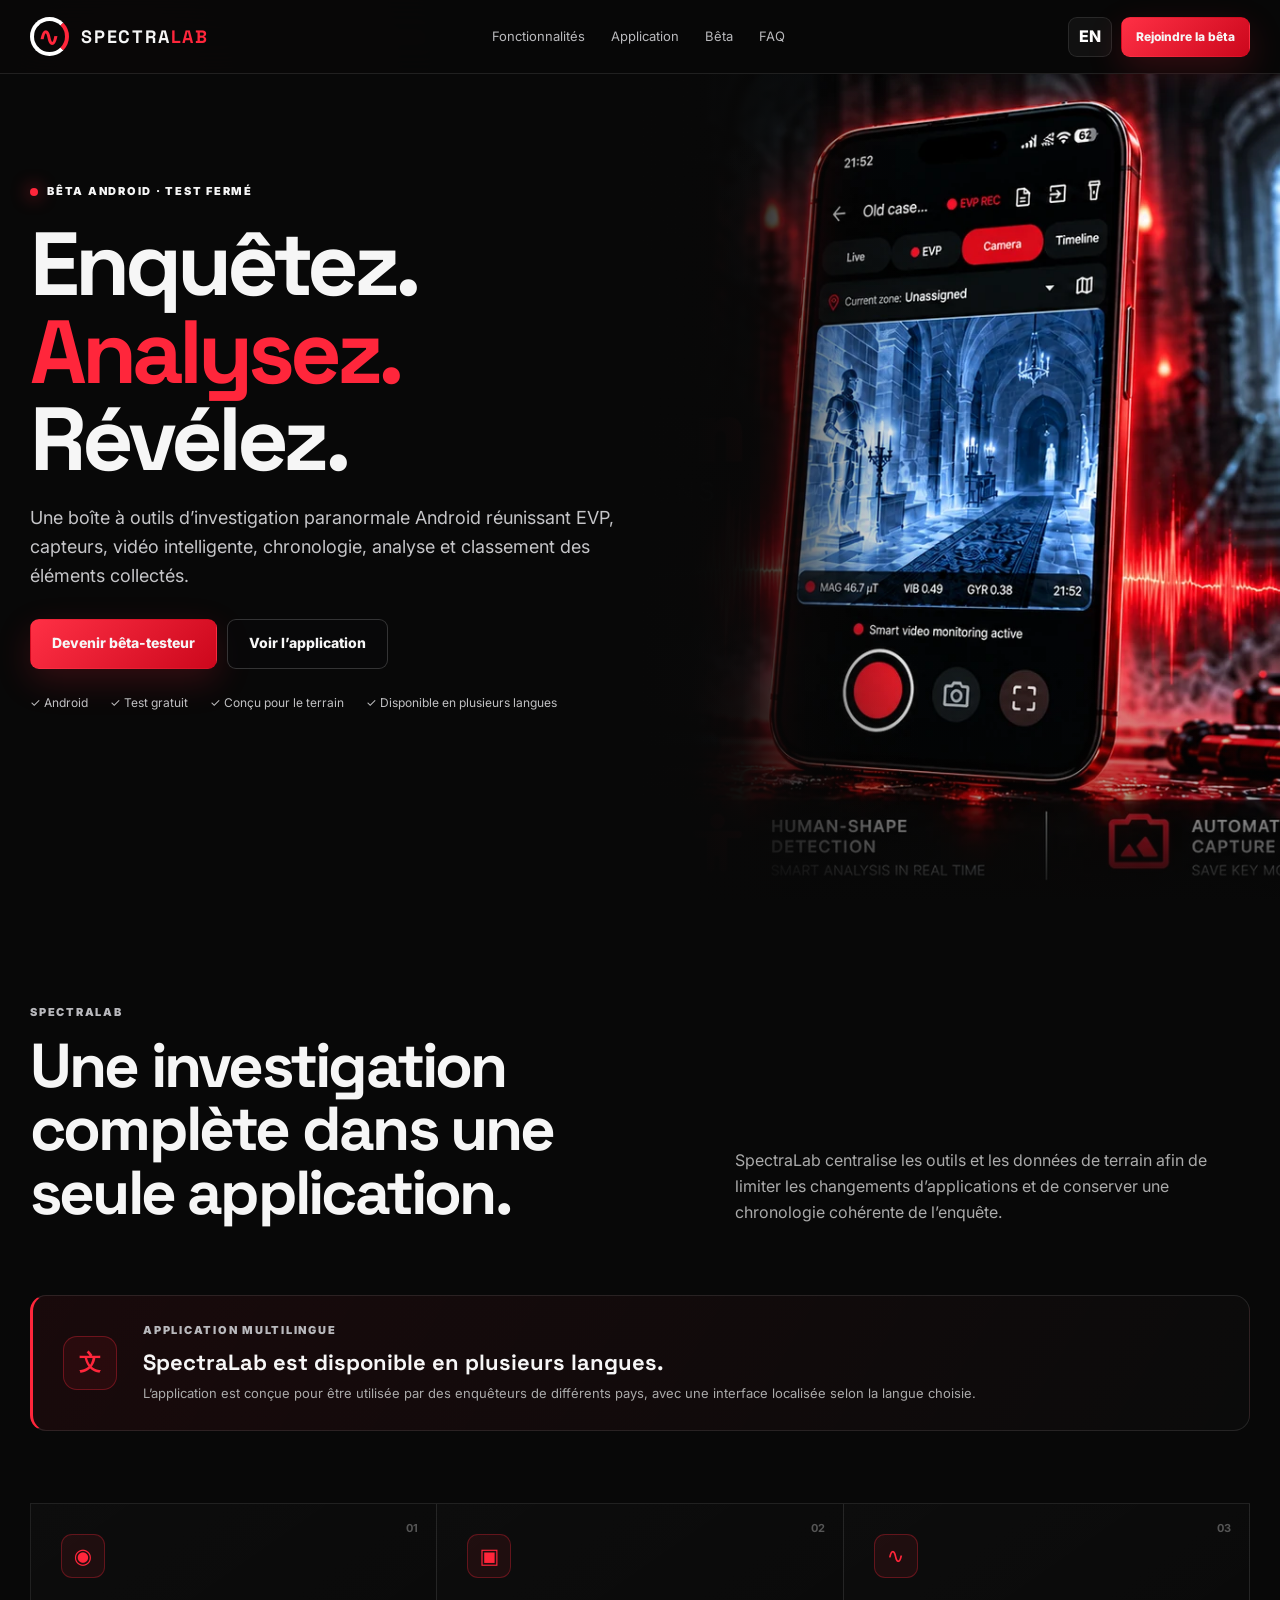
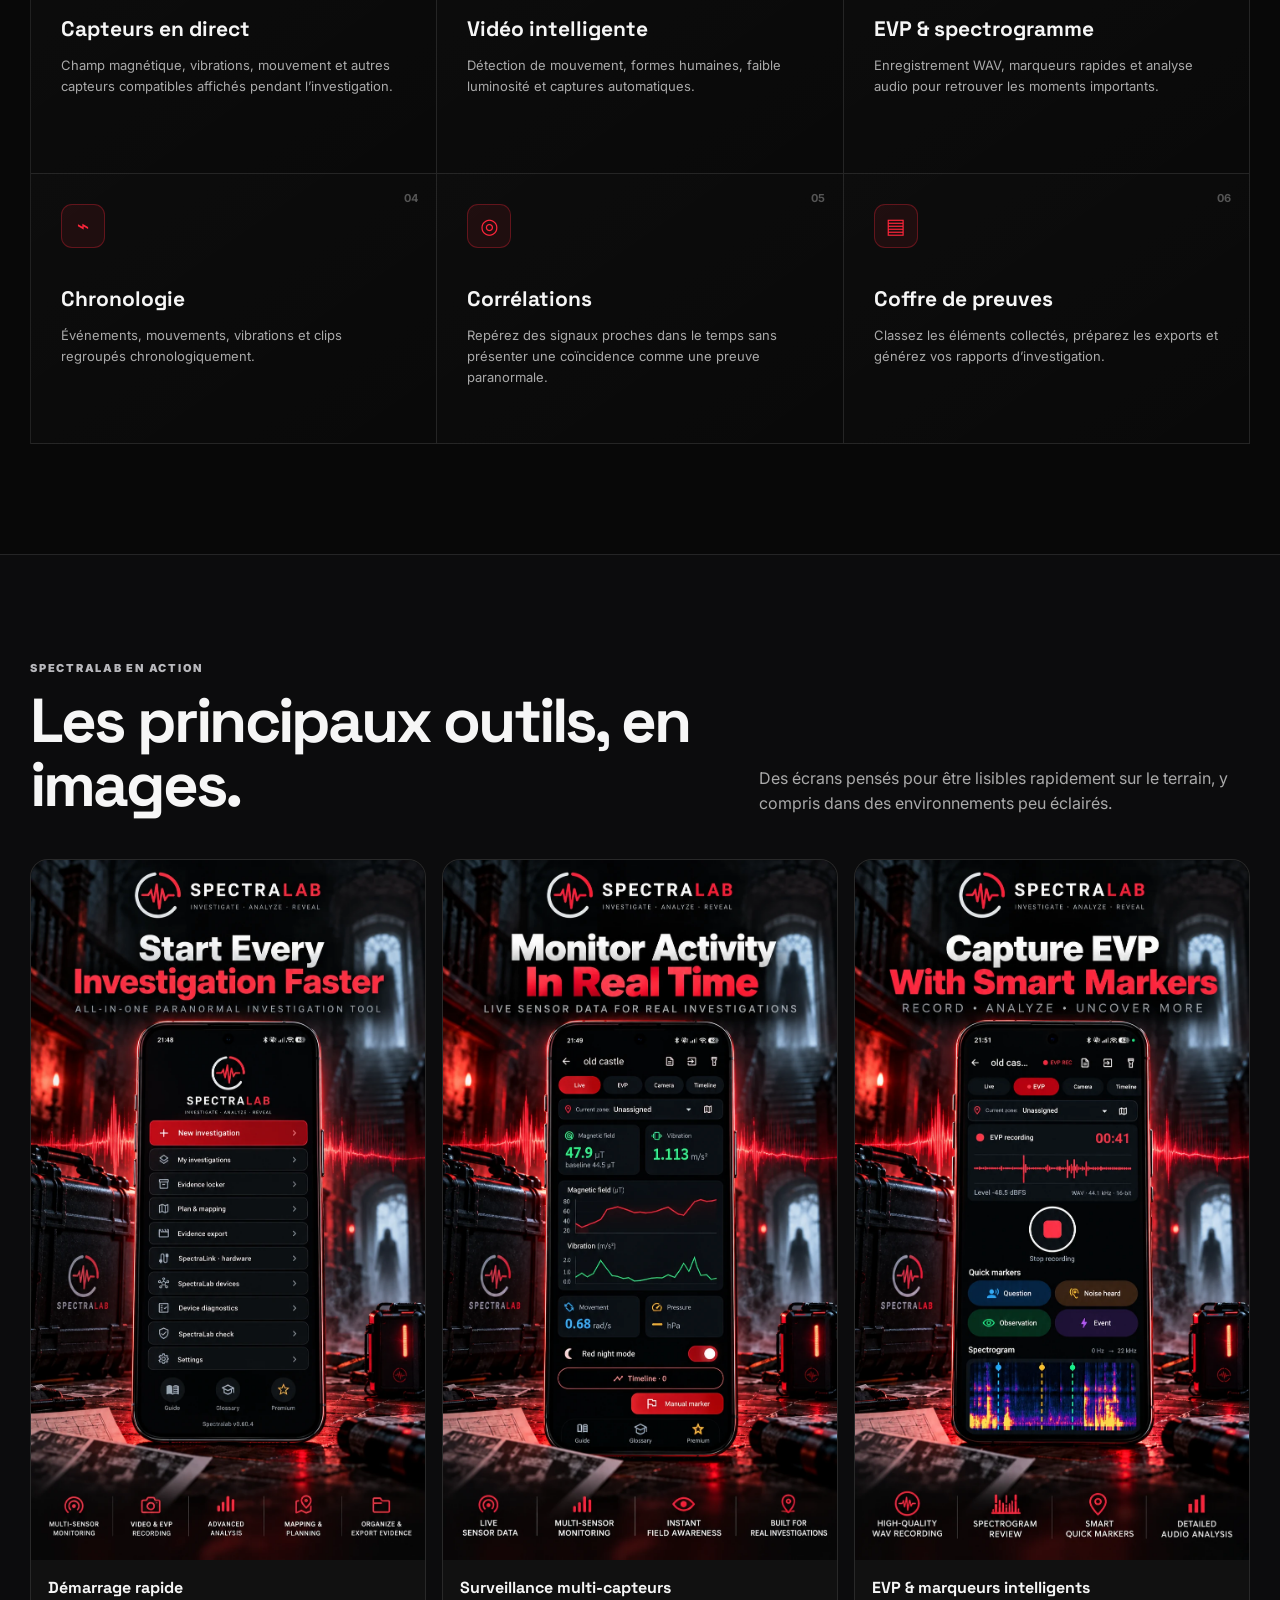
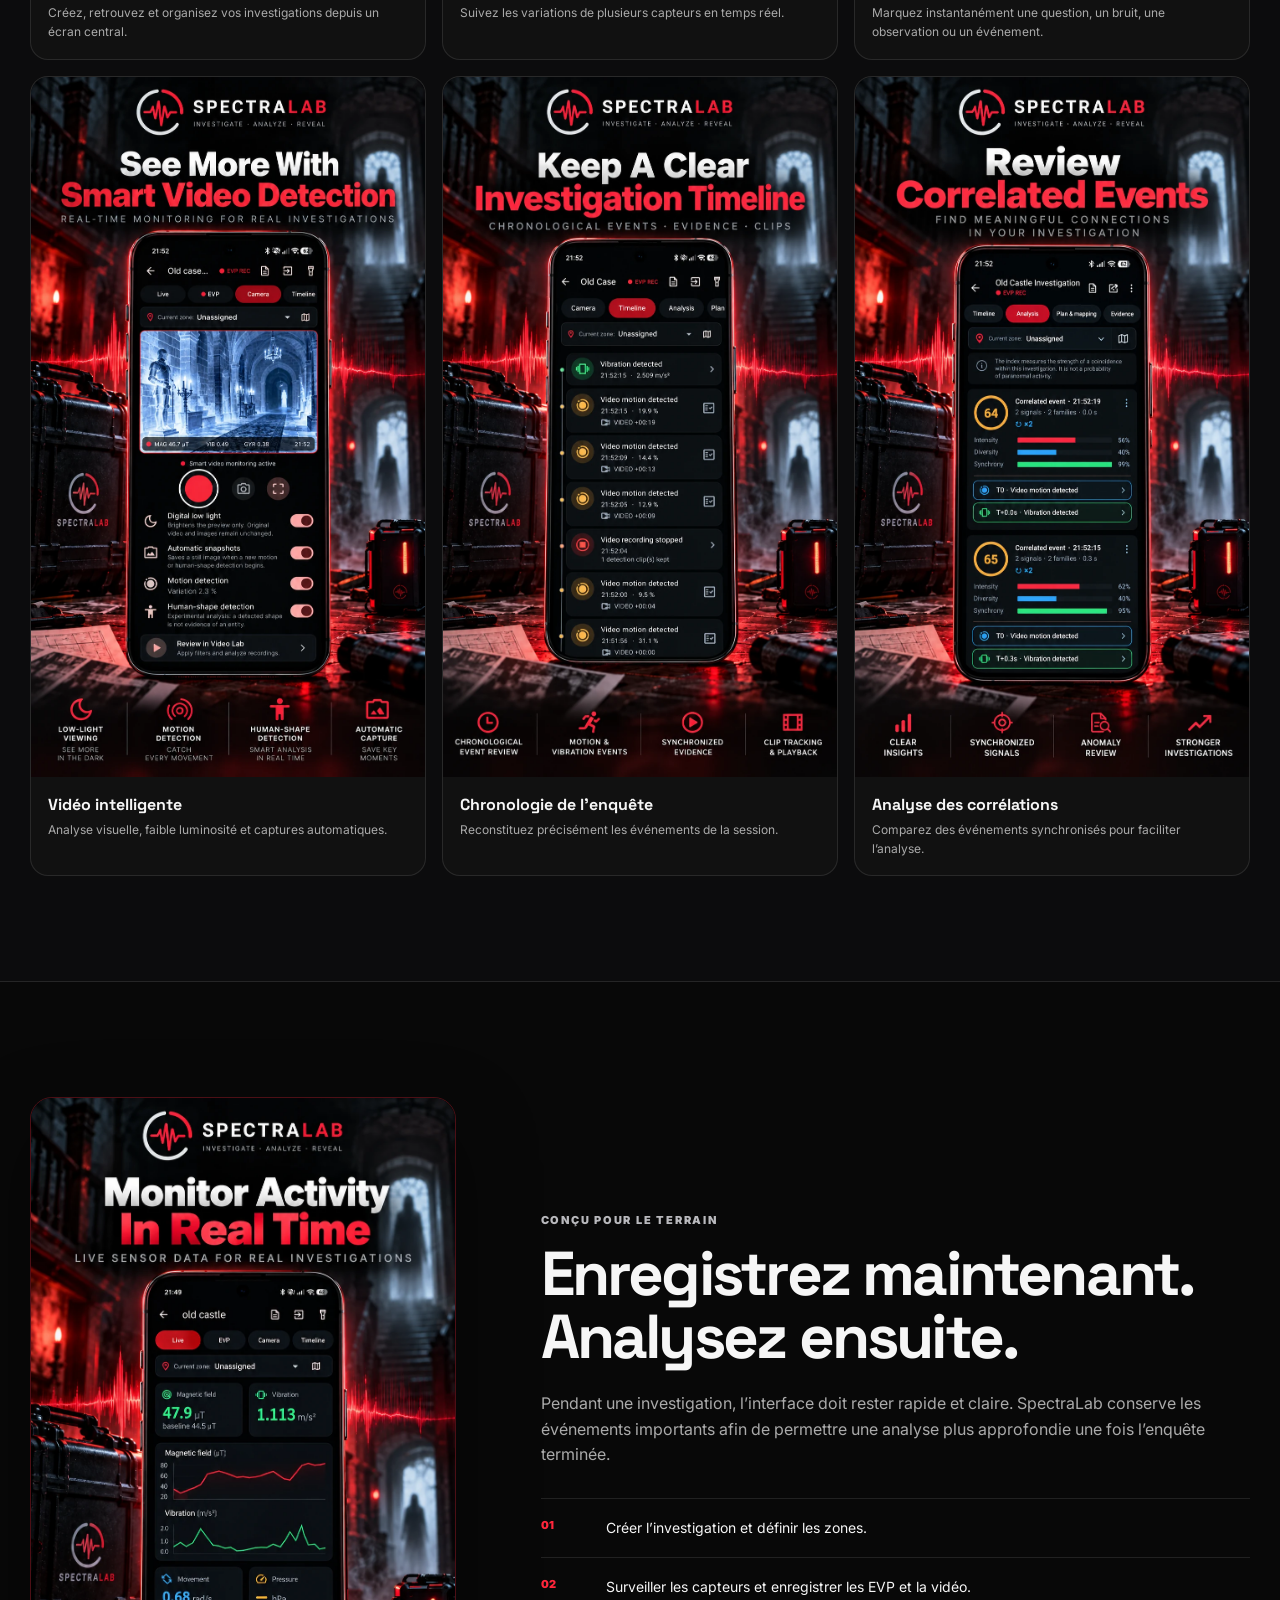
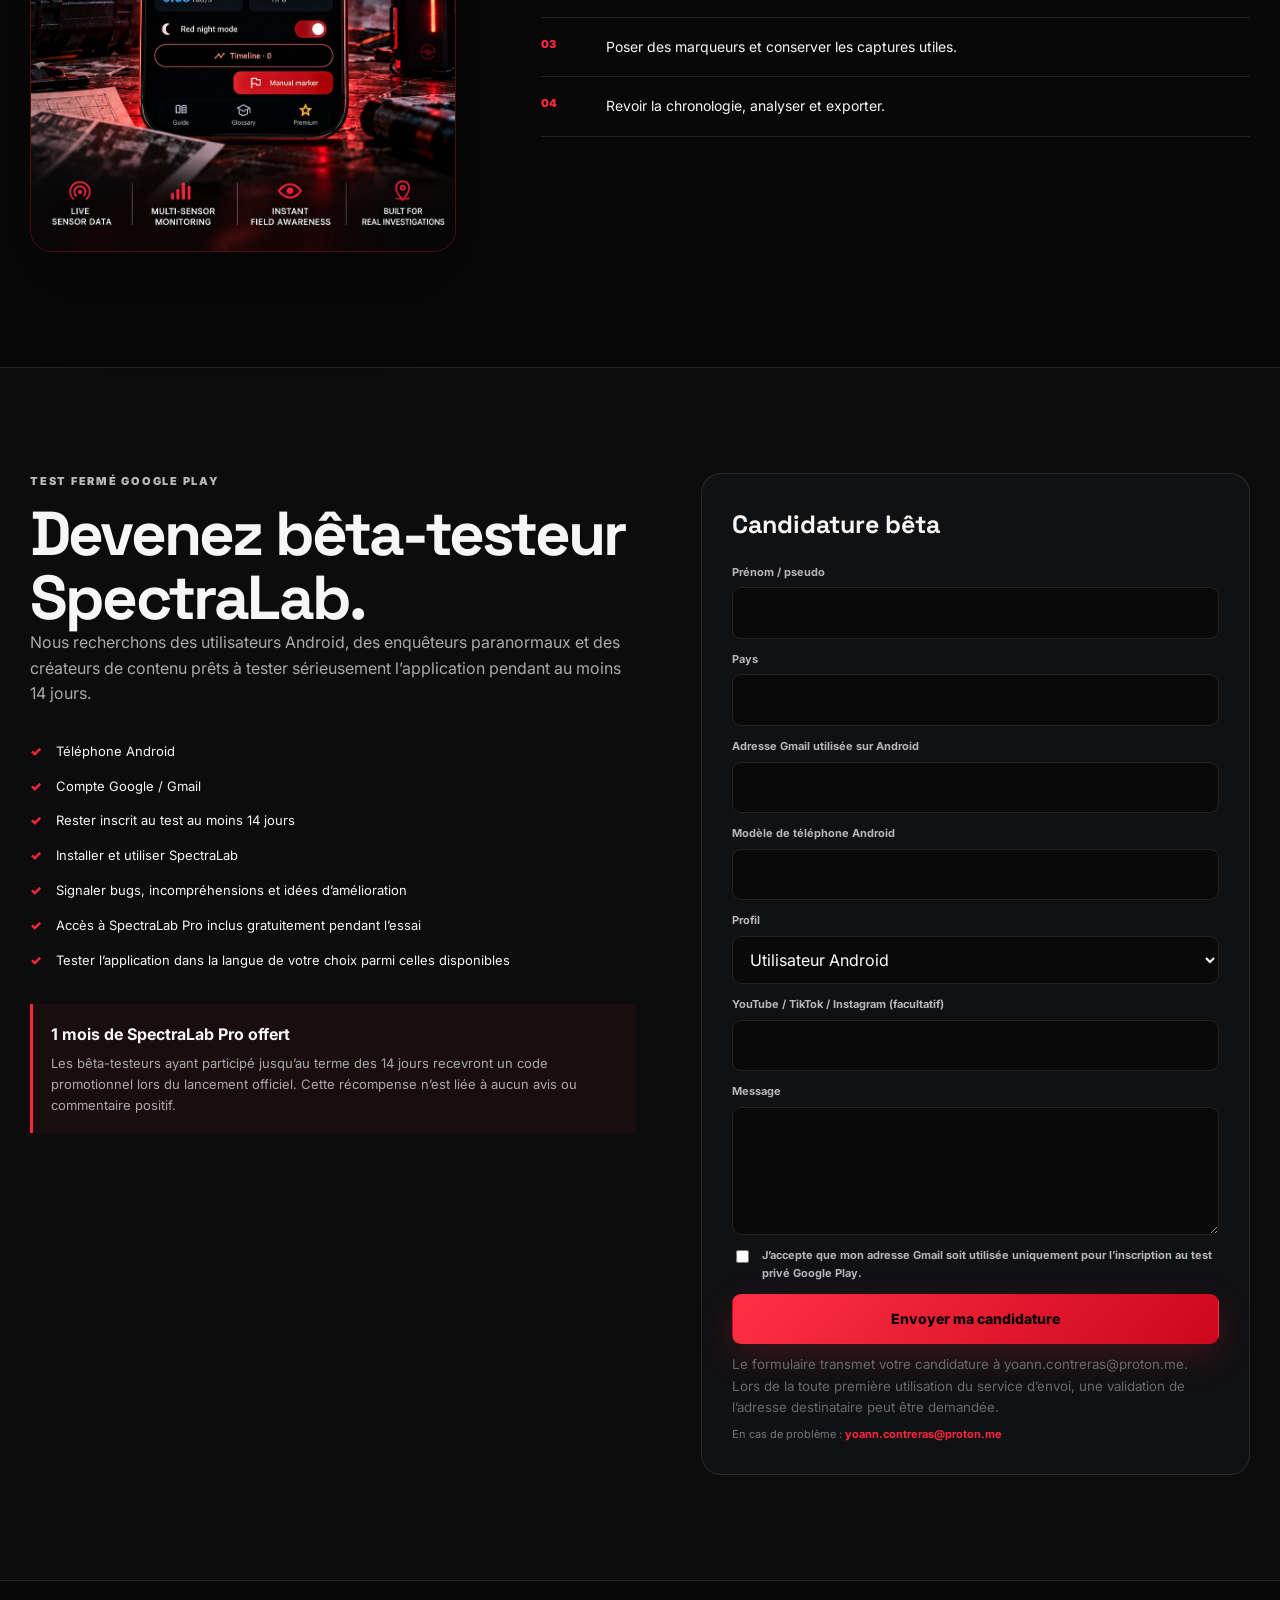
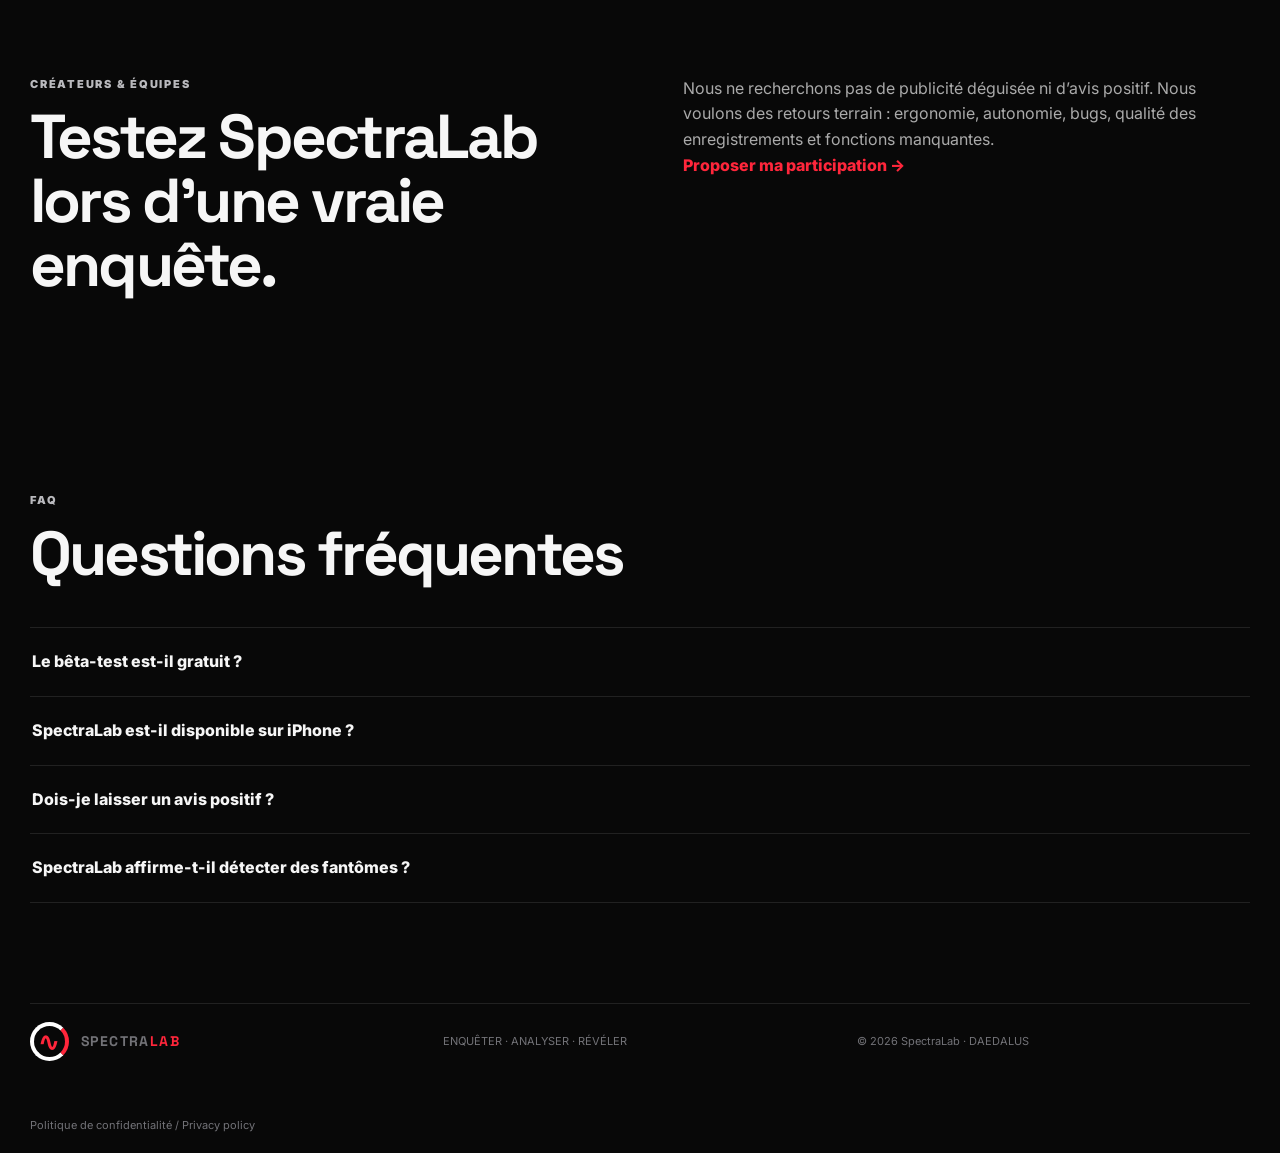
<file: index.html>
<!doctype html>
<html lang="fr" data-lang="fr">
<head>
  <meta charset="utf-8">
  <meta name="viewport" content="width=device-width,initial-scale=1">
  <meta name="theme-color" content="#080808">
  <meta id="metaDescription" name="description" content="SpectraLab — boîte à outils Android pour les enquêtes paranormales : EVP, capteurs en direct, vidéo intelligente, chronologie, preuves et analyse.">
  <title>SpectraLab — Enquêter · Analyser · Révéler</title>
  <link rel="preconnect" href="https://fonts.googleapis.com">
  <link rel="preconnect" href="https://fonts.gstatic.com" crossorigin>
  <link href="https://fonts.googleapis.com/css2?family=Inter:wght@400;500;600;700;800;900&family=Space+Grotesk:wght@500;600;700&display=swap" rel="stylesheet">
  <link rel="stylesheet" href="styles.css">
</head>
<body>
<header class="topbar">
  <a class="brand" href="#top" aria-label="SpectraLab">
    <span class="brand-icon">∿</span>
    <span>SPECTRA<span>LAB</span></span>
  </a>
  <nav>
    <a href="#features" data-t="nav1">Fonctionnalités</a>
    <a href="#showcase" data-t="nav2">Application</a>
    <a href="#beta" data-t="nav4">Bêta</a>
    <a href="#faq">FAQ</a>
  </nav>
  <div class="top-actions">
    <button id="lang">EN</button>
    <a href="#beta" class="button small red" data-t="join">Rejoindre la bêta</a>
  </div>
</header>

<main id="top">
<section class="hero">
  <img class="hero-bg" src="assets/hero.webp" alt="SpectraLab — détection vidéo intelligente" data-alt="altHero">
  <div class="hero-shade"></div>
  <div class="wrap hero-inner">
    <div class="hero-copy">
      <div class="eyebrow"><i></i><span data-t="betaopen">BÊTA ANDROID · TEST FERMÉ</span></div>
      <h1><span data-t="hero1">Enquêtez.</span><span class="redtext" data-t="hero2">Analysez.</span><span data-t="hero3">Révélez.</span></h1>
      <p data-t="herop">Une boîte à outils d'investigation paranormale Android réunissant EVP, capteurs, vidéo intelligente, chronologie, analyse et classement des éléments collectés.</p>
      <div class="hero-actions">
        <a href="#beta" class="button red" data-t="cta1">Devenir bêta-testeur</a>
        <a href="#showcase" class="button ghost" data-t="cta2">Voir l'application</a>
      </div>
      <div class="facts">
        <span>✓ Android</span>
        <span data-t="fact2">✓ Test gratuit</span>
        <span data-t="fact3">✓ Conçu pour le terrain</span>
        <span data-t="fact4">✓ Disponible en plusieurs langues</span>
      </div>
    </div>
  </div>
</section>

<section class="wrap intro">
  <div>
    <div class="label">SPECTRALAB</div>
    <h2 data-t="introtitle">Une investigation complète dans une seule application.</h2>
  </div>
  <p data-t="introtext">SpectraLab centralise les outils et les données de terrain afin de limiter les changements d'applications et de conserver une chronologie cohérente de l'enquête.</p>
</section>

<section class="wrap language-strip">
  <div class="language-icon">文</div>
  <div>
    <div class="label" data-t="langlabel">APPLICATION MULTILINGUE</div>
    <h3 data-t="langtitle">SpectraLab est disponible en plusieurs langues.</h3>
    <p data-t="langtext">L’application est conçue pour être utilisée par des enquêteurs de différents pays, avec une interface localisée selon la langue choisie.</p>
  </div>
</section>

<section id="features" class="wrap feature-grid">
  <article><b>01</b><div class="ico">◉</div><h3 data-t="f1t">Capteurs en direct</h3><p data-t="f1p">Champ magnétique, vibrations, mouvement et autres capteurs compatibles affichés pendant l'investigation.</p></article>
  <article><b>02</b><div class="ico">▣</div><h3 data-t="f2t">Vidéo intelligente</h3><p data-t="f2p">Détection de mouvement, formes humaines, faible luminosité et captures automatiques.</p></article>
  <article><b>03</b><div class="ico">∿</div><h3 data-t="f3t">EVP & spectrogramme</h3><p data-t="f3p">Enregistrement WAV, marqueurs rapides et analyse audio pour retrouver les moments importants.</p></article>
  <article><b>04</b><div class="ico">⌁</div><h3 data-t="f4t">Chronologie</h3><p data-t="f4p">Événements, mouvements, vibrations et clips regroupés chronologiquement.</p></article>
  <article><b>05</b><div class="ico">◎</div><h3 data-t="f5t">Corrélations</h3><p data-t="f5p">Repérez des signaux proches dans le temps sans présenter une coïncidence comme une preuve paranormale.</p></article>
  <article><b>06</b><div class="ico">▤</div><h3 data-t="f6t">Coffre de preuves</h3><p data-t="f6p">Classez les éléments collectés, préparez les exports et générez vos rapports d'investigation.</p></article>
</section>

<section id="showcase" class="showcase">
  <div class="wrap section-head">
    <div><div class="label" data-t="showlabel">SPECTRALAB EN ACTION</div><h2 data-t="showtitle">Les principaux outils, en images.</h2></div>
    <p data-t="showtext">Des écrans pensés pour être lisibles rapidement sur le terrain, y compris dans des environnements peu éclairés.</p>
  </div>

  <div class="wrap gallery">
    <figure data-full="assets/home.webp"><img src="assets/home.webp" alt="Accueil de SpectraLab" data-alt="altHome"><figcaption><strong data-t="g1t">Démarrage rapide</strong><span data-t="g1p">Créez, retrouvez et organisez vos investigations depuis un écran central.</span></figcaption></figure>
    <figure data-full="assets/sensors.webp"><img src="assets/sensors.webp" alt="Capteurs en direct de SpectraLab" data-alt="altSensors"><figcaption><strong data-t="g2t">Surveillance multi-capteurs</strong><span data-t="g2p">Suivez les variations de plusieurs capteurs en temps réel.</span></figcaption></figure>
    <figure data-full="assets/evp.webp"><img src="assets/evp.webp" alt="Enregistrement EVP dans SpectraLab" data-alt="altEvp"><figcaption><strong data-t="g3t">EVP & marqueurs intelligents</strong><span data-t="g3p">Marquez instantanément une question, un bruit, une observation ou un événement.</span></figcaption></figure>
    <figure data-full="assets/video.webp"><img src="assets/video.webp" alt="Vidéo intelligente dans SpectraLab" data-alt="altVideo"><figcaption><strong data-t="g4t">Vidéo intelligente</strong><span data-t="g4p">Analyse visuelle, faible luminosité et captures automatiques.</span></figcaption></figure>
    <figure data-full="assets/timeline.webp"><img src="assets/timeline.webp" alt="Chronologie d’enquête dans SpectraLab" data-alt="altTimeline"><figcaption><strong data-t="g5t">Chronologie de l’enquête</strong><span data-t="g5p">Reconstituez précisément les événements de la session.</span></figcaption></figure>
    <figure data-full="assets/correlation.webp"><img src="assets/correlation.webp" alt="Analyse des événements corrélés dans SpectraLab" data-alt="altCorrelation"><figcaption><strong data-t="g6t">Analyse des corrélations</strong><span data-t="g6p">Comparez des événements synchronisés pour faciliter l'analyse.</span></figcaption></figure>
  </div>
</section>

<section class="field">
  <div class="wrap field-grid">
    <div class="poster"><img src="assets/sensors.webp" alt="SpectraLab utilisé en investigation" data-alt="altField"></div>
    <div class="field-copy">
      <div class="label" data-t="fieldlabel">CONÇU POUR LE TERRAIN</div>
      <h2 data-t="fieldtitle">Enregistrez maintenant. Analysez ensuite.</h2>
      <p data-t="fieldp">Pendant une investigation, l'interface doit rester rapide et claire. SpectraLab conserve les événements importants afin de permettre une analyse plus approfondie une fois l'enquête terminée.</p>
      <div class="steps">
        <div><em>01</em><span data-t="s1">Créer l'investigation et définir les zones.</span></div>
        <div><em>02</em><span data-t="s2">Surveiller les capteurs et enregistrer EVP / vidéo.</span></div>
        <div><em>03</em><span data-t="s3">Poser des marqueurs et conserver les captures utiles.</span></div>
        <div><em>04</em><span data-t="s4">Revoir la chronologie, analyser et exporter.</span></div>
      </div>
    </div>
  </div>
</section>

<section id="beta" class="beta">
  <div class="wrap beta-grid">
    <div class="beta-copy">
      <div class="label" data-t="betakicker">TEST FERMÉ GOOGLE PLAY</div>
      <h2 data-t="betatitle">Devenez bêta-testeur SpectraLab.</h2>
      <p data-t="betap">Nous recherchons des utilisateurs Android, des enquêteurs paranormaux et des créateurs de contenu prêts à tester sérieusement l'application pendant au moins 14 jours.</p>
      <ul class="checks">
        <li data-t="b1">Téléphone Android</li><li data-t="b2">Compte Google / Gmail</li><li data-t="b3">Rester inscrit au test au moins 14 jours</li><li data-t="b4">Installer et utiliser SpectraLab</li><li data-t="b5">Signaler bugs, incompréhensions et idées d’amélioration</li><li data-t="b6">Accès à SpectraLab Pro inclus gratuitement pendant l’essai</li><li data-t="b7">Tester l’application dans la langue de votre choix parmi celles disponibles</li>
      </ul>
      <div class="reward"><strong data-t="rewardt">1 mois de SpectraLab Pro offert</strong><p data-t="rewardp">Les bêta-testeurs ayant participé jusqu'au terme des 14 jours recevront un code promotionnel lors du lancement officiel. Cette récompense n'est liée à aucun avis ou commentaire positif.</p></div>
    </div>

    <form id="betaForm" action="https://formsubmit.co/yoann.contreras@proton.me" method="POST">
      <input id="formSubject" type="hidden" name="_subject" value="Nouvelle candidature bêta SpectraLab">
      <input type="hidden" name="_template" value="table">
      <input type="text" name="_honey" class="hp-field" tabindex="-1" autocomplete="off">
      <h3 data-t="formtitle">Candidature bêta</h3>
      <label><span data-t="name">Prénom / pseudo</span><input id="name" name="Nom / pseudo" required></label>
      <label><span data-t="country">Pays</span><input id="country" name="Pays" required></label>
      <label><span data-t="gmail">Adresse Gmail utilisée sur Android</span><input id="gmail" name="Gmail Google Play" type="email" required></label>
      <label><span data-t="device">Modèle de téléphone Android</span><input id="device" name="Téléphone Android"></label>
      <label><span data-t="profile">Profil</span><select id="profile" name="Profil"><option data-t="p1">Utilisateur Android</option><option data-t="p2">Enquêteur paranormal</option><option data-t="p3">Créateur de contenu</option><option data-t="p4">Équipe / association</option></select></label>
      <label><span data-t="social">YouTube / TikTok / Instagram (facultatif)</span><input id="social" name="Réseaux sociaux"></label>
      <label><span data-t="message">Message</span><textarea id="message" name="Message" rows="4"></textarea></label>
      <label class="consent"><input id="consent" name="Consentement" value="Oui" type="checkbox" required><span data-t="consent">J'accepte que mon adresse Gmail soit utilisée uniquement pour l'inscription au test privé Google Play.</span></label>
      <button class="button red full" type="submit" data-t="submit">Envoyer ma candidature</button>
      <small data-t="formnote">Le formulaire transmet votre candidature à yoann.contreras@proton.me. Lors de la toute première utilisation du service d’envoi, une validation de l’adresse destinataire peut être demandée.</small><p class="contact-fallback"><span data-t="fallback">En cas de problème :</span> <a href="mailto:yoann.contreras@proton.me">yoann.contreras@proton.me</a></p>
      
    </form>
  </div>
</section>

<section class="wrap creators">
  <div><div class="label" data-t="creatorlabel">CRÉATEURS & ÉQUIPES</div><h2 data-t="creatortitle">Testez SpectraLab lors d'une vraie enquête.</h2></div>
  <div><p data-t="creatorp">Nous ne recherchons pas de publicité déguisée ni d'avis positif. Nous voulons des retours terrain : ergonomie, autonomie, bugs, qualité des enregistrements et fonctions manquantes.</p><a href="#beta" class="redlink" data-t="creatorcta">Proposer ma participation →</a></div>
</section>

<section id="faq" class="wrap faq">
  <div class="section-head single"><div><div class="label">FAQ</div><h2 data-t="faqtitle">Questions fréquentes</h2></div></div>
  <details><summary data-t="q1">Le bêta-test est-il gratuit ?</summary><p data-t="a1">Oui. La participation au test fermé Android est gratuite.</p></details>
  <details><summary data-t="q2">SpectraLab est-il disponible sur iPhone ?</summary><p data-t="a2">La phase actuelle concerne Android. Une version iOS pourra être étudiée ultérieurement.</p></details>
  <details><summary data-t="q3">Dois-je laisser un avis positif ?</summary><p data-t="a3">Non. Aucun avantage n'est conditionné à un avis, une note, une vidéo ou un commentaire positif.</p></details>
  <details><summary data-t="q4">SpectraLab affirme-t-il détecter des fantômes ?</summary><p data-t="a4">Non. SpectraLab collecte, organise et analyse des données. Une anomalie ou une corrélation n'est pas présentée comme une preuve d'activité paranormale.</p></details>
</section>
</main>

<footer>
  <div class="wrap footer-grid">
    <div class="brand footerbrand"><span class="brand-icon">∿</span><span>SPECTRA<span>LAB</span></span></div>
    <div data-t="footerTagline">ENQUÊTER · ANALYSER · RÉVÉLER</div>
    <div>© <span id="year"></span> SpectraLab · <span data-t="daedalus">DAEDALUS</span></div>
    <div><a href="confidentialite.html">Politique de confidentialité / Privacy policy</a></div>
  </div>
</footer>

<div id="lightbox" class="lightbox" hidden><button id="close" aria-label="Close">×</button><img id="lightboxImg" alt=""></div>
<script src="script.js"></script>
</body>
</html>
</file>
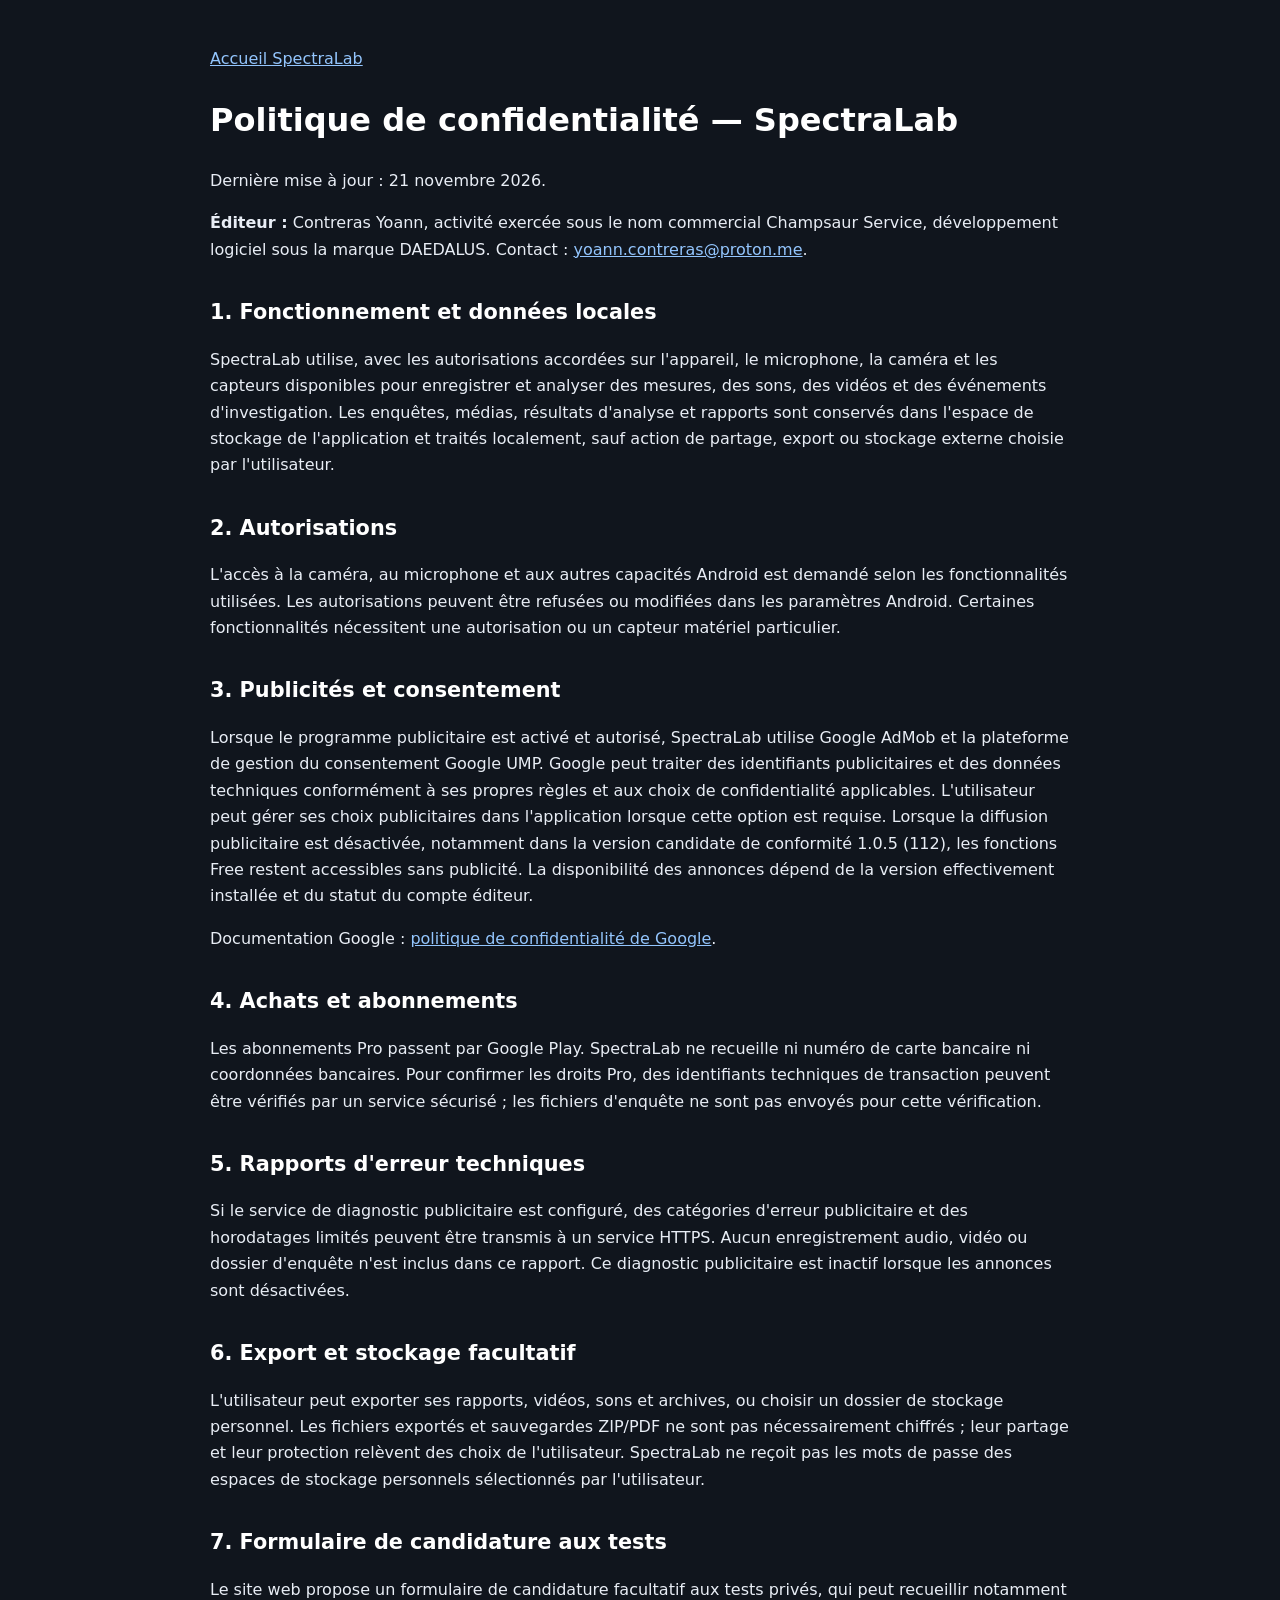
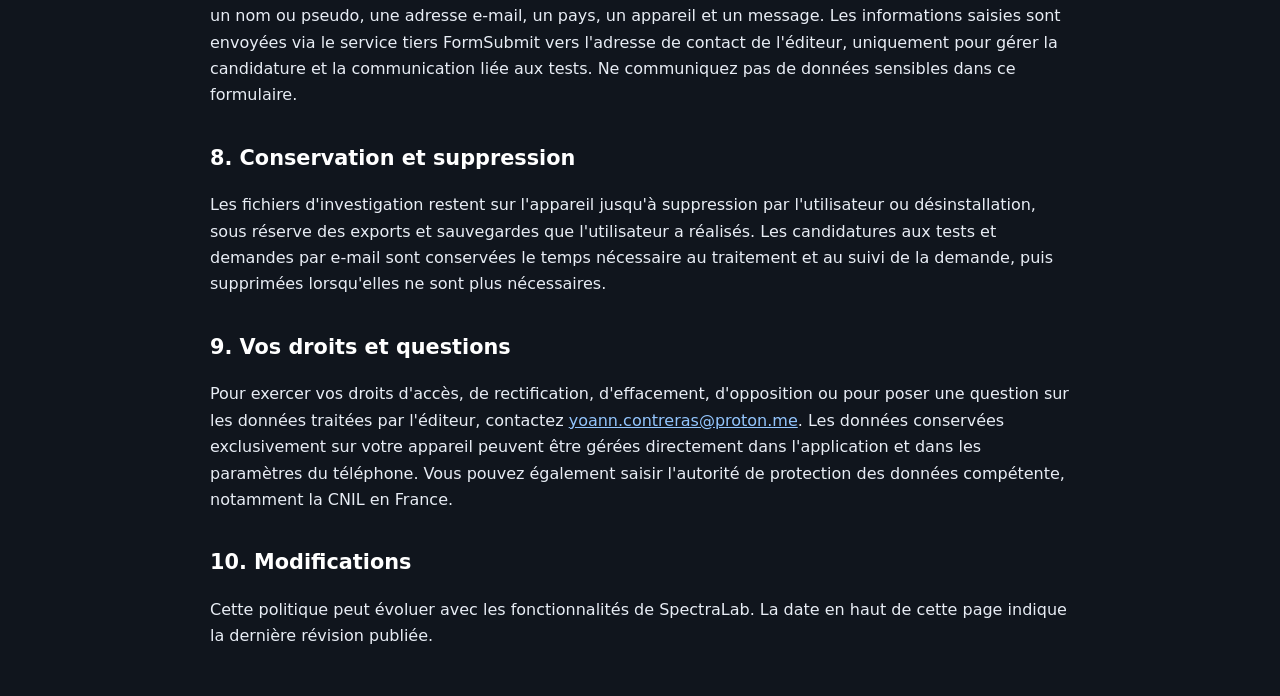
<file: confidentialite.html>
<!doctype html>
<html lang="fr">
<head>
  <meta charset="utf-8">
  <meta name="viewport" content="width=device-width, initial-scale=1">
  <title>Politique de confidentialité — SpectraLab</title>
  <meta name="description" content="Politique de confidentialité de SpectraLab Android, édité par Contreras Yoann sous le nom DAEDALUS.">
  <style>
  body{font:16px/1.65 system-ui,-apple-system,sans-serif;background:#10151d;color:#e8edf5;max-width:860px;margin:0 auto;padding:30px 20px}
  a{color:#93c5fd}h1,h2{color:white}h1{font-size:2rem}h2{font-size:1.3rem;margin-top:2rem}
  </style>
</head>
<body>
  <p><a href="index.html">Accueil SpectraLab</a></p>
  <h1>Politique de confidentialité — SpectraLab</h1>
  <p>Dernière mise à jour : 21 novembre 2026.</p>
  <p><strong>Éditeur :</strong> Contreras Yoann, activité exercée sous le nom commercial Champsaur Service, développement logiciel sous la marque DAEDALUS. Contact : <a href="mailto:yoann.contreras@proton.me">yoann.contreras@proton.me</a>.</p>
  <h2>1. Fonctionnement et données locales</h2>
  <p>SpectraLab utilise, avec les autorisations accordées sur l'appareil, le microphone, la caméra et les capteurs disponibles pour enregistrer et analyser des mesures, des sons, des vidéos et des événements d'investigation. Les enquêtes, médias, résultats d'analyse et rapports sont conservés dans l'espace de stockage de l'application et traités localement, sauf action de partage, export ou stockage externe choisie par l'utilisateur.</p>
  <h2>2. Autorisations</h2>
  <p>L'accès à la caméra, au microphone et aux autres capacités Android est demandé selon les fonctionnalités utilisées. Les autorisations peuvent être refusées ou modifiées dans les paramètres Android. Certaines fonctionnalités nécessitent une autorisation ou un capteur matériel particulier.</p>
  <h2>3. Publicités et consentement</h2>
  <p>Lorsque le programme publicitaire est activé et autorisé, SpectraLab utilise Google AdMob et la plateforme de gestion du consentement Google UMP. Google peut traiter des identifiants publicitaires et des données techniques conformément à ses propres règles et aux choix de confidentialité applicables. L'utilisateur peut gérer ses choix publicitaires dans l'application lorsque cette option est requise. Lorsque la diffusion publicitaire est désactivée, notamment dans la version candidate de conformité 1.0.5 (112), les fonctions Free restent accessibles sans publicité. La disponibilité des annonces dépend de la version effectivement installée et du statut du compte éditeur.</p>
  <p>Documentation Google : <a href="https://policies.google.com/privacy">politique de confidentialité de Google</a>.</p>
  <h2>4. Achats et abonnements</h2>
  <p>Les abonnements Pro passent par Google Play. SpectraLab ne recueille ni numéro de carte bancaire ni coordonnées bancaires. Pour confirmer les droits Pro, des identifiants techniques de transaction peuvent être vérifiés par un service sécurisé ; les fichiers d'enquête ne sont pas envoyés pour cette vérification.</p>
  <h2>5. Rapports d'erreur techniques</h2>
  <p>Si le service de diagnostic publicitaire est configuré, des catégories d'erreur publicitaire et des horodatages limités peuvent être transmis à un service HTTPS. Aucun enregistrement audio, vidéo ou dossier d'enquête n'est inclus dans ce rapport. Ce diagnostic publicitaire est inactif lorsque les annonces sont désactivées.</p>
  <h2>6. Export et stockage facultatif</h2>
  <p>L'utilisateur peut exporter ses rapports, vidéos, sons et archives, ou choisir un dossier de stockage personnel. Les fichiers exportés et sauvegardes ZIP/PDF ne sont pas nécessairement chiffrés ; leur partage et leur protection relèvent des choix de l'utilisateur. SpectraLab ne reçoit pas les mots de passe des espaces de stockage personnels sélectionnés par l'utilisateur.</p>
  <h2>7. Formulaire de candidature aux tests</h2>
  <p>Le site web propose un formulaire de candidature facultatif aux tests privés, qui peut recueillir notamment un nom ou pseudo, une adresse e-mail, un pays, un appareil et un message. Les informations saisies sont envoyées via le service tiers FormSubmit vers l'adresse de contact de l'éditeur, uniquement pour gérer la candidature et la communication liée aux tests. Ne communiquez pas de données sensibles dans ce formulaire.</p>
  <h2>8. Conservation et suppression</h2>
  <p>Les fichiers d'investigation restent sur l'appareil jusqu'à suppression par l'utilisateur ou désinstallation, sous réserve des exports et sauvegardes que l'utilisateur a réalisés. Les candidatures aux tests et demandes par e-mail sont conservées le temps nécessaire au traitement et au suivi de la demande, puis supprimées lorsqu'elles ne sont plus nécessaires.</p>
  <h2>9. Vos droits et questions</h2>
  <p>Pour exercer vos droits d'accès, de rectification, d'effacement, d'opposition ou pour poser une question sur les données traitées par l'éditeur, contactez <a href="mailto:yoann.contreras@proton.me">yoann.contreras@proton.me</a>. Les données conservées exclusivement sur votre appareil peuvent être gérées directement dans l'application et dans les paramètres du téléphone. Vous pouvez également saisir l'autorité de protection des données compétente, notamment la CNIL en France.</p>
  <h2>10. Modifications</h2>
  <p>Cette politique peut évoluer avec les fonctionnalités de SpectraLab. La date en haut de cette page indique la dernière révision publiée.</p>
</body>
</html>
</file>
<file: styles.css>
*{box-sizing:border-box}:root{--bg:#080808;--panel:#111214;--text:#f6f6f6;--muted:#aaa;--line:rgba(255,255,255,.1);--red:#ff263b;--max:1220px}html{scroll-behavior:smooth}body{margin:0;background:var(--bg);color:var(--text);font-family:Inter,system-ui,sans-serif;line-height:1.6}body:before{content:"";position:fixed;inset:0;pointer-events:none;background:radial-gradient(circle at 10% 10%,rgba(255,38,59,.05),transparent 30%);z-index:-1}img{display:block;max-width:100%}a{color:inherit;text-decoration:none}button,input,select,textarea{font:inherit}.wrap{width:min(var(--max),calc(100% - 42px));margin:auto}.topbar{height:74px;position:sticky;top:0;z-index:50;display:flex;align-items:center;justify-content:space-between;padding:0 max(22px,calc((100vw - var(--max))/2));background:rgba(8,8,8,.82);backdrop-filter:blur(18px);border-bottom:1px solid var(--line)}.brand{display:flex;align-items:center;gap:12px;font:800 18px "Space Grotesk";letter-spacing:.1em}.brand span span{color:var(--red)}.brand-icon{width:39px;height:39px;border:4px solid white;border-right-color:var(--red);border-radius:50%;display:grid;place-items:center;color:var(--red);font-size:25px}.topbar nav{display:flex;gap:26px;color:#b9b9bc;font-size:13px}.topbar nav a:hover{color:white}.top-actions{display:flex;gap:9px;align-items:center}#lang{width:44px;height:40px;border:1px solid var(--line);border-radius:9px;background:#111;color:white;font-weight:800;cursor:pointer}.button{min-height:50px;padding:0 21px;border-radius:9px;display:inline-flex;align-items:center;justify-content:center;font-size:14px;font-weight:800;border:1px solid transparent;cursor:pointer}.button.small{min-height:40px;padding:0 14px;font-size:12px}.red{background:linear-gradient(135deg,#ff3045,#cc071c);box-shadow:0 12px 35px rgba(255,38,59,.18)}.red:hover{transform:translateY(-1px)}.ghost{background:rgba(9,9,10,.75);border-color:rgba(255,255,255,.18)}.full{width:100%}.hero{height:min(825px,92vh);min-height:700px;position:relative;display:flex;align-items:flex-end;overflow:hidden}.hero-bg{position:absolute;inset:0;width:100%;height:100%;object-fit:cover}.hero-shade{
  position:absolute;
  inset:0;
  pointer-events:none;
  background:
    linear-gradient(
      90deg,
      #080808 0%,
      #080808 50%,
      rgba(8,8,8,.995) 54%,
      rgba(8,8,8,.94) 58%,
      rgba(8,8,8,.64) 62%,
      rgba(8,8,8,.24) 67%,
      rgba(8,8,8,0) 72%
    ),
    linear-gradient(
      0deg,
      rgba(8,8,8,.96) 0%,
      rgba(8,8,8,.28) 14%,
      rgba(8,8,8,0) 30%
    );
}.hero-inner{position:relative;z-index:2;padding-bottom:78px}.hero-copy{max-width:650px}.eyebrow{font-size:11px;letter-spacing:.16em;font-weight:900;display:flex;align-items:center;gap:9px}.eyebrow i{width:8px;height:8px;background:var(--red);border-radius:50%;box-shadow:0 0 18px var(--red)}h1,h2,h3{font-family:"Space Grotesk",sans-serif}.hero h1{font-size:clamp(56px,7vw,96px);line-height:.98;letter-spacing:-.055em;margin:20px 0}.hero h1 span{display:block}.redtext{color:var(--red)}.hero-copy>p{max-width:620px;color:#c5c5c8;font-size:18px}.hero-actions{display:flex;gap:10px;flex-wrap:wrap;margin-top:28px}.facts{display:flex;gap:22px;flex-wrap:wrap;margin-top:24px;font-size:12px;color:#c1c1c3}.intro{padding:105px 0 70px;display:grid;grid-template-columns:1.1fr .9fr;gap:75px;align-items:end}.label{font-size:11px;color:#b9b9bd;letter-spacing:.16em;font-weight:900}.intro h2,.section-head h2,.field-copy h2,.beta-copy h2,.creators h2{font-size:clamp(39px,5vw,62px);line-height:1.03;letter-spacing:-.045em;margin:12px 0 0}.intro>p,.section-head>p,.field-copy>p,.beta-copy>p,.creators p{color:var(--muted);margin:0}.feature-grid{display:grid;grid-template-columns:repeat(3,1fr);border-left:1px solid var(--line);border-top:1px solid var(--line);margin-bottom:110px}.feature-grid article{min-height:270px;padding:30px;border-right:1px solid var(--line);border-bottom:1px solid var(--line);position:relative;background:linear-gradient(145deg,rgba(255,255,255,.025),rgba(255,255,255,.008))}.feature-grid article:hover{background:linear-gradient(145deg,rgba(255,38,59,.07),rgba(255,255,255,.012))}.feature-grid b{position:absolute;right:18px;top:16px;color:#555;font-size:11px}.ico{width:44px;height:44px;display:grid;place-items:center;border:1px solid rgba(255,38,59,.3);border-radius:11px;color:var(--red);background:rgba(255,38,59,.08);font-size:21px}.feature-grid h3{font-size:21px;margin:34px 0 10px}.feature-grid p{font-size:13px;color:var(--muted);margin:0}.showcase{padding:105px 0;background:#0c0c0d;border-block:1px solid var(--line)}.section-head{display:grid;grid-template-columns:1.15fr .85fr;gap:65px;align-items:end;margin-bottom:42px}.section-head.single{grid-template-columns:1fr}.gallery{display:grid;grid-template-columns:repeat(3,1fr);gap:16px}.gallery figure{margin:0;border:1px solid var(--line);border-radius:18px;overflow:hidden;background:#111;cursor:zoom-in;transition:.18s}.gallery figure:hover{transform:translateY(-3px);border-color:rgba(255,38,59,.35)}.gallery img{width:100%;aspect-ratio:941/1672;object-fit:cover}.gallery figcaption{padding:17px;display:grid;gap:5px}.gallery strong{font:700 16px "Space Grotesk"}.gallery span{font-size:12px;color:var(--muted)}.field{padding:115px 0}.field-grid{display:grid;grid-template-columns:.75fr 1.25fr;gap:85px;align-items:center}.poster{max-width:480px;border:1px solid rgba(255,38,59,.28);border-radius:22px;overflow:hidden;box-shadow:0 30px 80px rgba(0,0,0,.45)}.field-copy>p{margin:22px 0 30px}.steps{border-top:1px solid var(--line)}.steps div{display:grid;grid-template-columns:50px 1fr;gap:15px;padding:18px 0;border-bottom:1px solid var(--line)}.steps em{font-style:normal;color:var(--red);font-weight:900;font-size:11px}.steps span{font-size:14px}.plans{padding:100px 0}.plan-grid{display:grid;grid-template-columns:1fr 1fr;gap:16px;max-width:940px}.plan-card{padding:34px;border-radius:20px;border:1px solid var(--line);background:#101113;position:relative}.plan-card.pro{border-color:rgba(255,38,59,.35);background:radial-gradient(circle at 100% 0,rgba(255,38,59,.11),transparent 34%),#101113}.planname{font-size:11px;letter-spacing:.14em;color:var(--red);font-weight:900}.plan-card h3{font-size:25px;margin:16px 0 8px}.plan-card p{color:var(--muted)}.plan-card ul,.checks{list-style:none;padding:0}.plan-card li,.checks li{padding:7px 0 7px 26px;position:relative;font-size:13px}.plan-card li:before,.checks li:before{content:"✓";position:absolute;left:0;color:var(--red);font-weight:900}.pill{position:absolute;right:20px;top:18px;background:var(--red);padding:4px 9px;border-radius:999px;font-size:10px;font-weight:900}.price strong{font-size:38px}.price span,.annual span{font-size:12px;color:var(--muted)}.annual{font-weight:700}.fine{color:#696a6e;font-size:11px}.beta{padding:105px 0;background:#0c0c0d;border-block:1px solid var(--line)}.beta-grid{display:grid;grid-template-columns:1.05fr .95fr;gap:65px}.checks{margin:27px 0}.reward{padding:18px;border-left:3px solid var(--red);background:rgba(255,38,59,.06)}.reward p{color:var(--muted);font-size:13px;margin:5px 0 0}.beta form{padding:30px;border:1px solid var(--line);border-radius:20px;background:#101113}.beta form h3{font-size:25px;margin:0 0 20px}.beta form label{display:grid;gap:6px;margin:12px 0}.beta form label>span{font-size:11px;color:#b7b7ba;font-weight:700}.beta input,.beta select,.beta textarea{width:100%;padding:12px 13px;border:1px solid var(--line);border-radius:9px;background:#09090a;color:#fff;outline:none}.beta input:focus,.beta select:focus,.beta textarea:focus{border-color:rgba(255,38,59,.62);box-shadow:0 0 0 3px rgba(255,38,59,.08)}.consent{grid-template-columns:auto 1fr!important;align-items:start;gap:10px!important}.consent input{width:auto;margin-top:3px}.beta small{display:block;color:#696a6d;margin-top:10px}.result{margin-top:14px;padding:12px;border:1px solid rgba(255,38,59,.2);background:rgba(255,38,59,.05);border-radius:9px;white-space:pre-wrap;font-size:12px}.copybtn{margin-top:8px;border:1px solid var(--line);background:#1a1a1c;color:#fff;border-radius:7px;padding:7px 10px;cursor:pointer}.creators{padding:95px 0;display:grid;grid-template-columns:1fr 1fr;gap:85px}.redlink{color:var(--red);font-weight:800}.faq{padding:100px 0}.faq details{border-top:1px solid var(--line)}.faq details:last-child{border-bottom:1px solid var(--line)}.faq summary{cursor:pointer;list-style:none;padding:21px 2px;font-weight:800}.faq p{color:var(--muted);font-size:13px;margin:-3px 0 22px}.footer-grid{min-height:150px;border-top:1px solid var(--line);display:grid;grid-template-columns:1fr 1fr 1fr;align-items:center;gap:20px;color:#727277;font-size:11px}.footerbrand{font-size:14px}.lightbox{position:fixed;inset:0;z-index:200;background:rgba(0,0,0,.94);display:grid;place-items:center;padding:30px}.lightbox[hidden]{display:none}.lightbox img{max-height:92vh;max-width:min(94vw,900px);border-radius:14px}.lightbox button{position:fixed;top:18px;right:24px;width:45px;height:45px;border:1px solid var(--line);border-radius:50%;background:#111;color:#fff;font-size:29px;cursor:pointer}@media(max-width:980px){.topbar nav{display:none}.feature-grid{grid-template-columns:repeat(2,1fr)}.gallery{grid-template-columns:repeat(2,1fr)}.field-grid,.beta-grid{grid-template-columns:1fr}.poster{max-width:420px}.hero-shade{
  background:
    linear-gradient(90deg,rgba(0,0,0,.95) 0%,rgba(0,0,0,.82) 38%,rgba(0,0,0,.20) 58%,rgba(0,0,0,0) 72%),
    linear-gradient(0deg,rgba(8,8,8,.88) 0%,rgba(8,8,8,.15) 28%,rgba(8,8,8,0) 48%);
}}@media(max-width:700px){.wrap{width:min(var(--max),calc(100% - 28px))}.topbar{height:66px;padding:0 14px}.brand{font-size:14px}.brand-icon{width:34px;height:34px}.top-actions .button{display:none}.hero{min-height:760px;height:90vh}.hero-bg{object-position:67% center}.hero-shade{
  background:
    linear-gradient(0deg,rgba(8,8,8,.98) 0%,rgba(8,8,8,.90) 36%,rgba(8,8,8,.45) 62%,rgba(8,8,8,.08) 84%,rgba(8,8,8,0) 100%);
}.hero-inner{padding-bottom:50px}.hero h1{font-size:52px}.hero-copy>p{font-size:15px}.intro,.section-head,.creators{grid-template-columns:1fr;gap:24px}.intro{padding:78px 0 48px}.feature-grid{grid-template-columns:1fr;margin-bottom:75px}.gallery{grid-template-columns:1fr}.gallery figure{max-width:470px;margin-inline:auto}.showcase,.field,.plans,.beta,.faq{padding:76px 0}.field-grid{gap:42px}.plan-grid{grid-template-columns:1fr}.footer-grid{grid-template-columns:1fr;align-content:center;padding:30px 0}}
.hp-field{position:absolute!important;left:-9999px!important;opacity:0!important;height:0!important;width:0!important;pointer-events:none!important}
.contact-fallback{font-size:11px;color:#77787c;margin:8px 0 0}
.contact-fallback a{color:var(--red);font-weight:700}

.hero-copy{
  position:relative;
  isolation:isolate;
}
.hero-copy:before{
  content:"";
  position:absolute;
  z-index:-1;
  inset:-44px -80px -44px -120px;
  background:radial-gradient(ellipse at 48% 48%,rgba(8,8,8,.98) 0%,rgba(8,8,8,.92) 56%,rgba(8,8,8,.36) 78%,rgba(8,8,8,0) 100%);
  pointer-events:none;
}
.language-strip{
  margin-bottom:72px;
  padding:26px 30px;
  border:1px solid var(--line);
  border-left:3px solid var(--red);
  border-radius:16px;
  background:linear-gradient(120deg,rgba(255,38,59,.07),rgba(255,255,255,.015));
  display:grid;
  grid-template-columns:58px 1fr;
  gap:22px;
  align-items:center;
}
.language-icon{
  width:54px;
  height:54px;
  border:1px solid rgba(255,38,59,.32);
  background:rgba(255,38,59,.08);
  color:var(--red);
  border-radius:14px;
  display:grid;
  place-items:center;
  font-weight:900;
  font-size:22px;
}
.language-strip h3{
  margin:5px 0 3px;
  font-size:22px;
}
.language-strip p{
  margin:0;
  color:var(--muted);
  font-size:13px;
}

@media(max-width:980px){
  .hero-shade{
    background:
      linear-gradient(90deg,#080808 0%,#080808 47%,rgba(8,8,8,.94) 56%,rgba(8,8,8,.38) 70%,rgba(8,8,8,0) 82%),
      linear-gradient(0deg,rgba(8,8,8,.95) 0%,rgba(8,8,8,.18) 32%,rgba(8,8,8,0) 52%);
  }
}
@media(max-width:700px){
  .hero-shade{
    background:
      linear-gradient(0deg,#080808 0%,rgba(8,8,8,.98) 42%,rgba(8,8,8,.74) 63%,rgba(8,8,8,.18) 84%,rgba(8,8,8,0) 100%);
  }
  .hero-copy:before{inset:-34px -20px -34px -20px}
  .language-strip{grid-template-columns:1fr;padding:22px}
}
</file>
